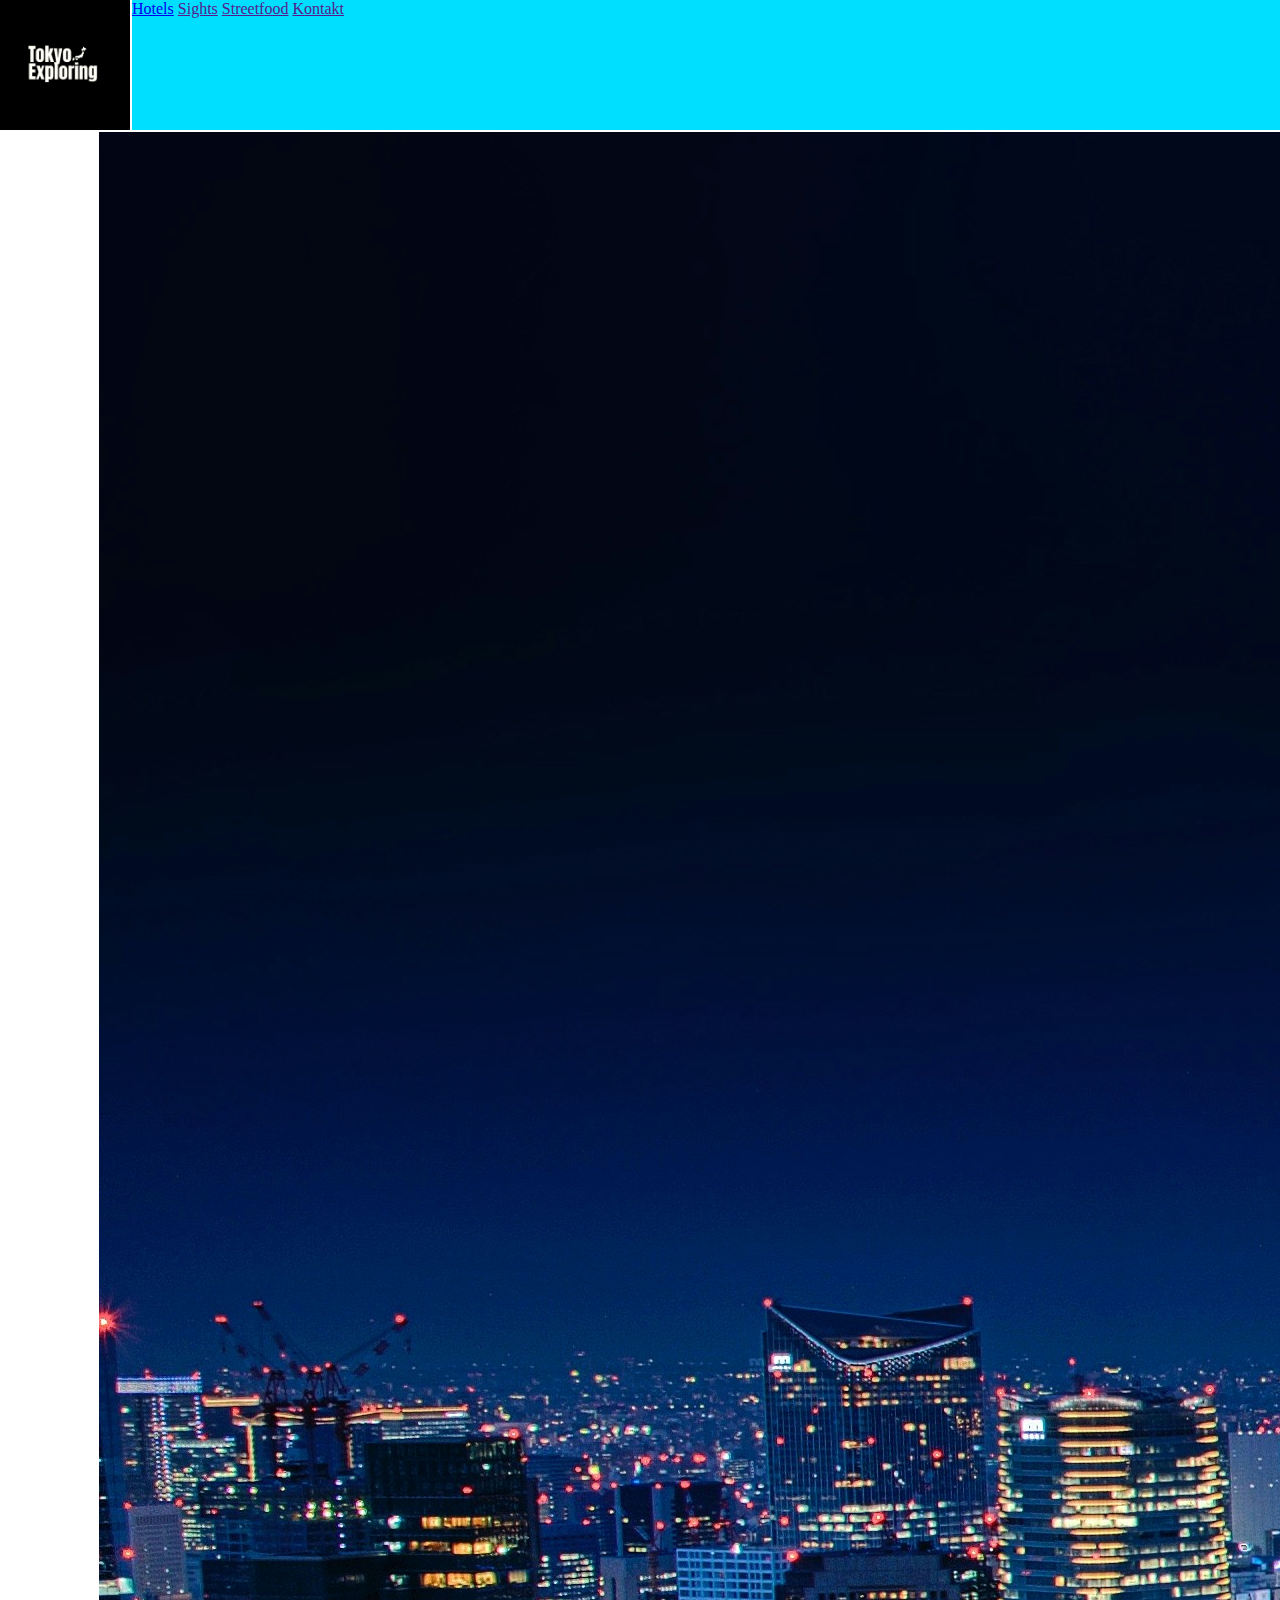
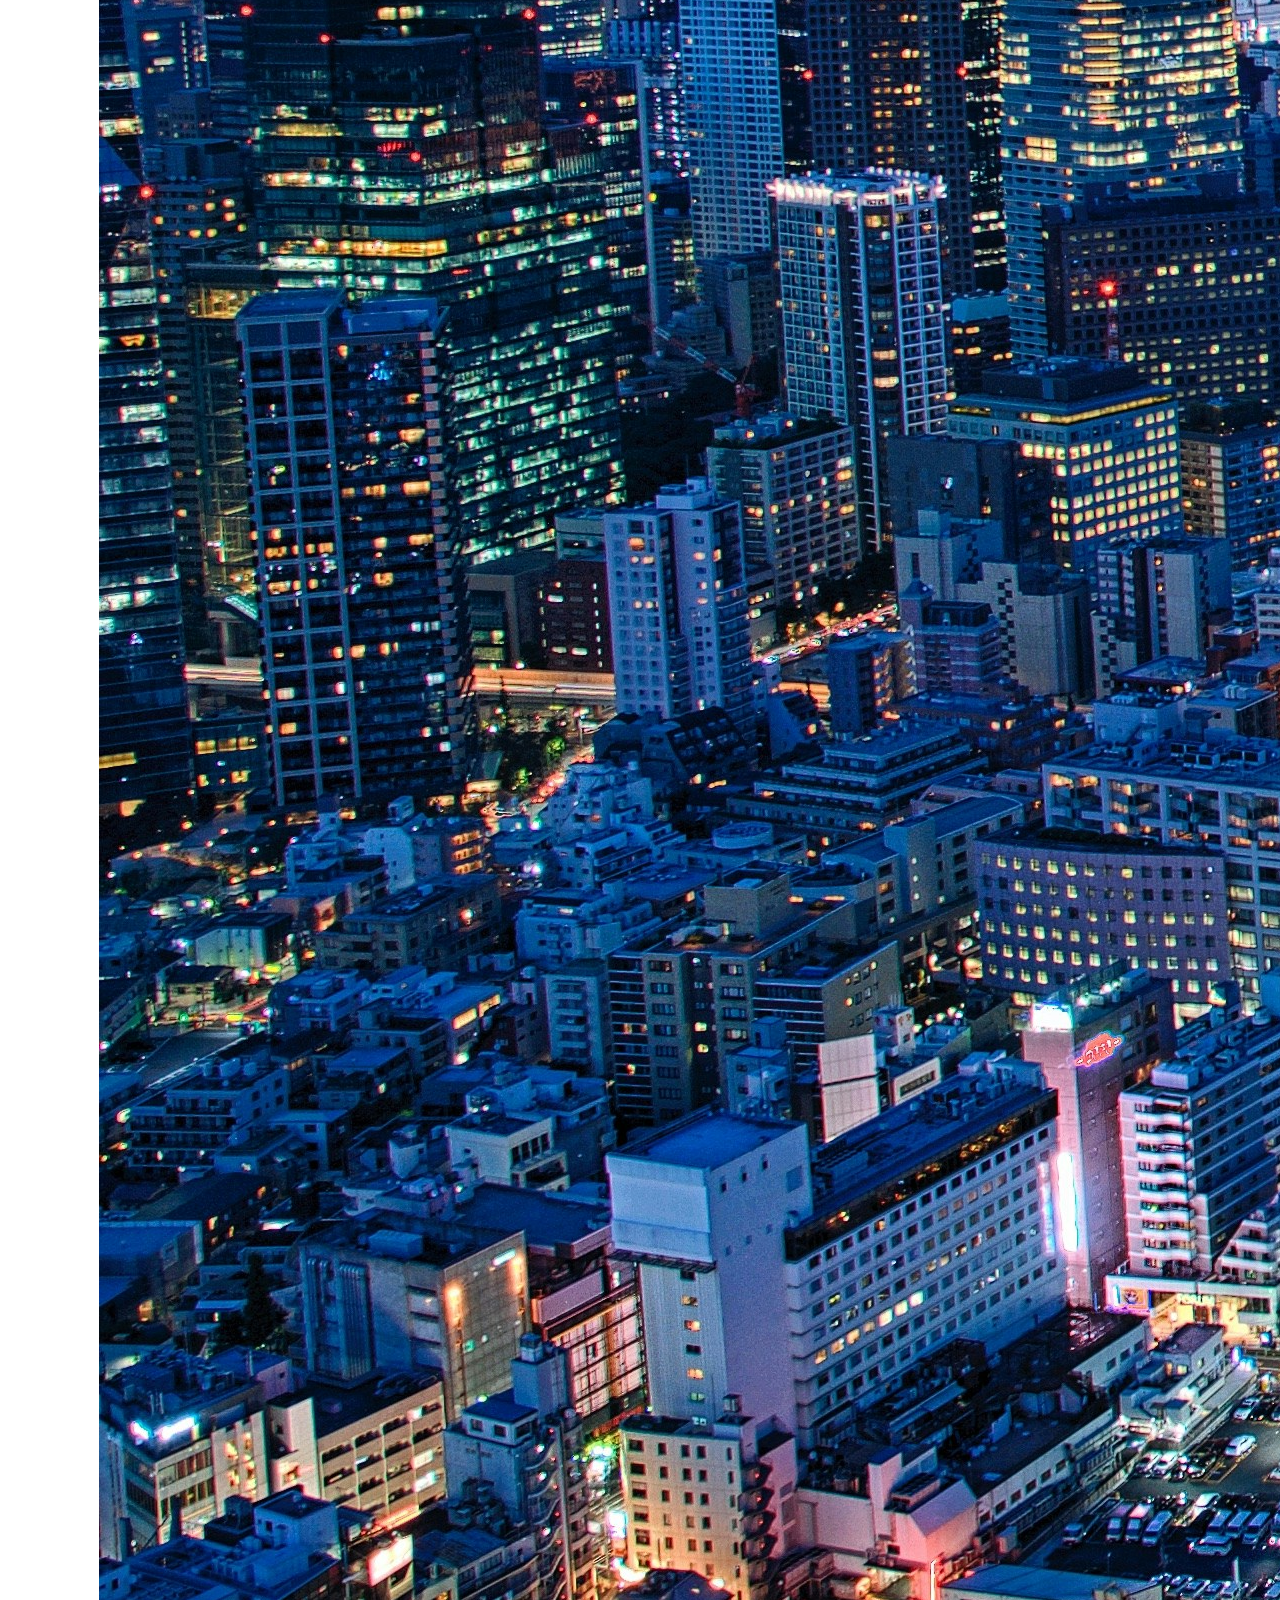
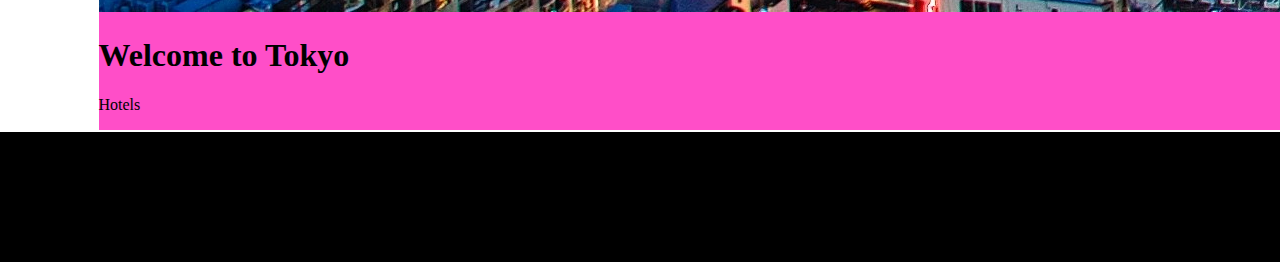
<file: index.html>
<!DOCTYPE html>
<html lang="de">
  <head>
    <meta charset="UTF-8" />
    <link rel="preconnect" href="https://fonts.googleapis.com" />
    <link rel="preconnect" href="https://fonts.gstatic.com/" crossorigin />
    <link
      href="https://fonts.googleapis.com/css2?family=Roboto+Condensed:ital,wght@0,100..900;1,100..900&display=swap"
      rel="stylesheet"
    />
    <meta name="viewport" content="width=device-width, initial-scale=1.0" />
    <link rel="stylesheet" href="styles.css" />
    <title>Tokyo Exploring</title>
  </head>
  <body>
    <div class="container">
      <header class="header">
        <img
          class="logo"
          src="Bilder/Tokyo Exploring_transparent-.png"
          alt="Logo_Tokyo-Exploring"
        />
      </header>
      <nav class="nav">
        <a class="navlink" href="#hotelsmenu">Hotels</a>
        <a class="navlink" href="">Sights</a>
        <a class="navlink" href="">Streetfood</a>
        <a class="navlink" href="">Kontakt</a>
      </nav>
      <main class="main">
        <div class="divStartBild">
          <img
            class="startbild"
            src="Bilder/takashi-miyazaki-64ajtpEzlYc-unsplash.jpg"
            alt="Bild_von_Tokio"
          />
          <div class="welcome"><h1>Welcome to Tokyo</h1></div>
        </div>
        <div id="hotelsmenu">
          <p>Hotels</p>
          <div class="hotelsmenu-inner"></div>
        </div>
        <div class=""></div>
      </main>
      <footer class="footer">Footer</footer>
    </div>
  </body>
</html>
</file>
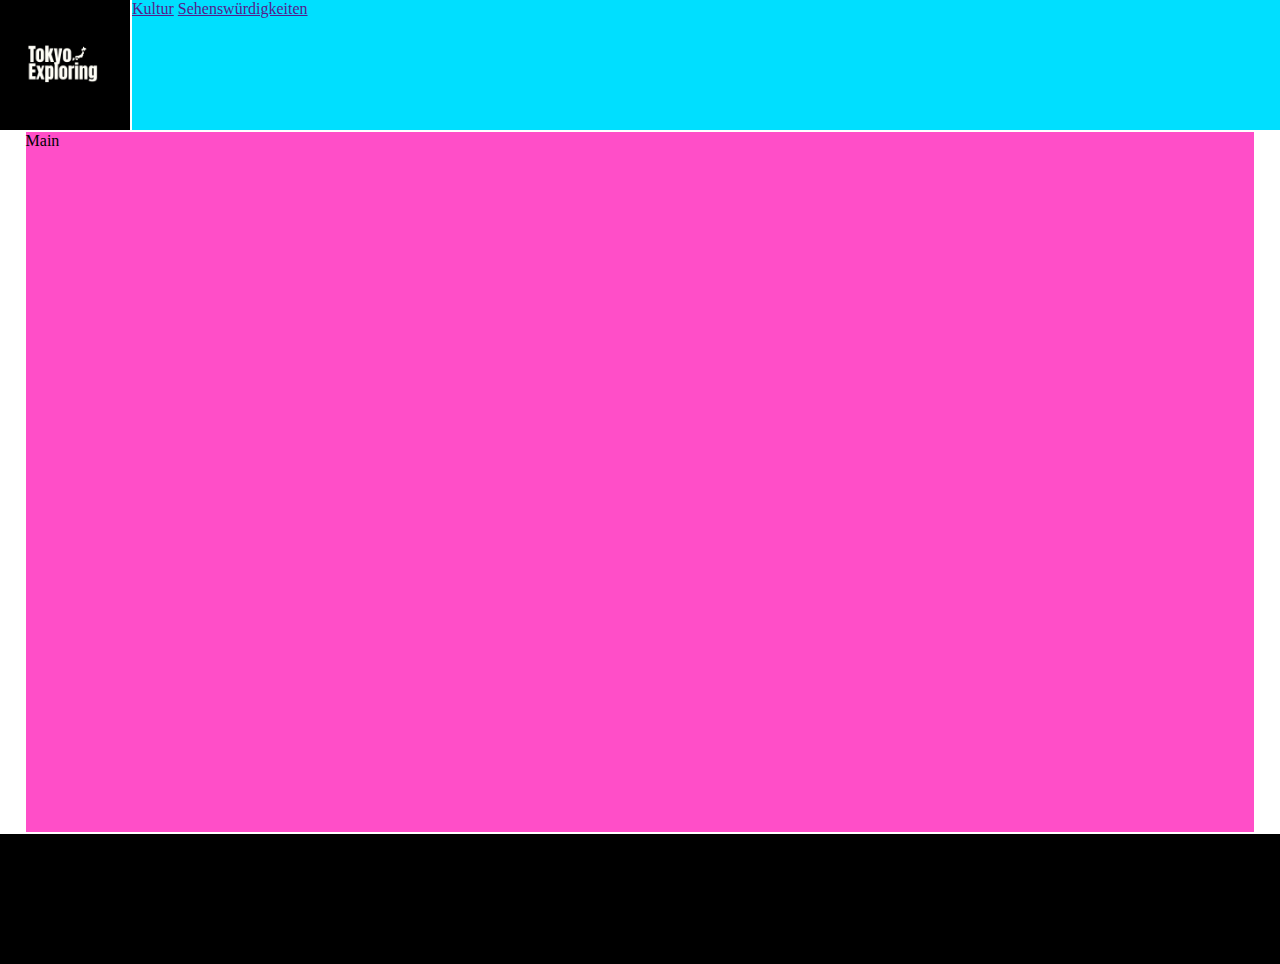
<file: Tokyo/HTML&CSS/index.html>
<!DOCTYPE html>
<html lang="de">
  <head>
    <meta charset="UTF-8" />
    <meta name="viewport" content="width=device-width, initial-scale=1.0" />
    <link rel="stylesheet" href="styles.css">
    <title>Tokyo Exploring</title>
  </head>
  <body>
    <div class="container">
      <header class="header">
        <img class="logo" src="../Bilder/Tokyo Exploring_transparent-.png" alt="Logo_Tokyo-Exploring">
      </header>
      <nav class="nav">
          <a href="">Kultur</a>
          <a href="">Sehenswürdigkeiten</a>
      </nav>
      <main class="main">Main</main>
      <footer class="footer">Footer</footer>
    </div>
  </body>
</html>
</file>
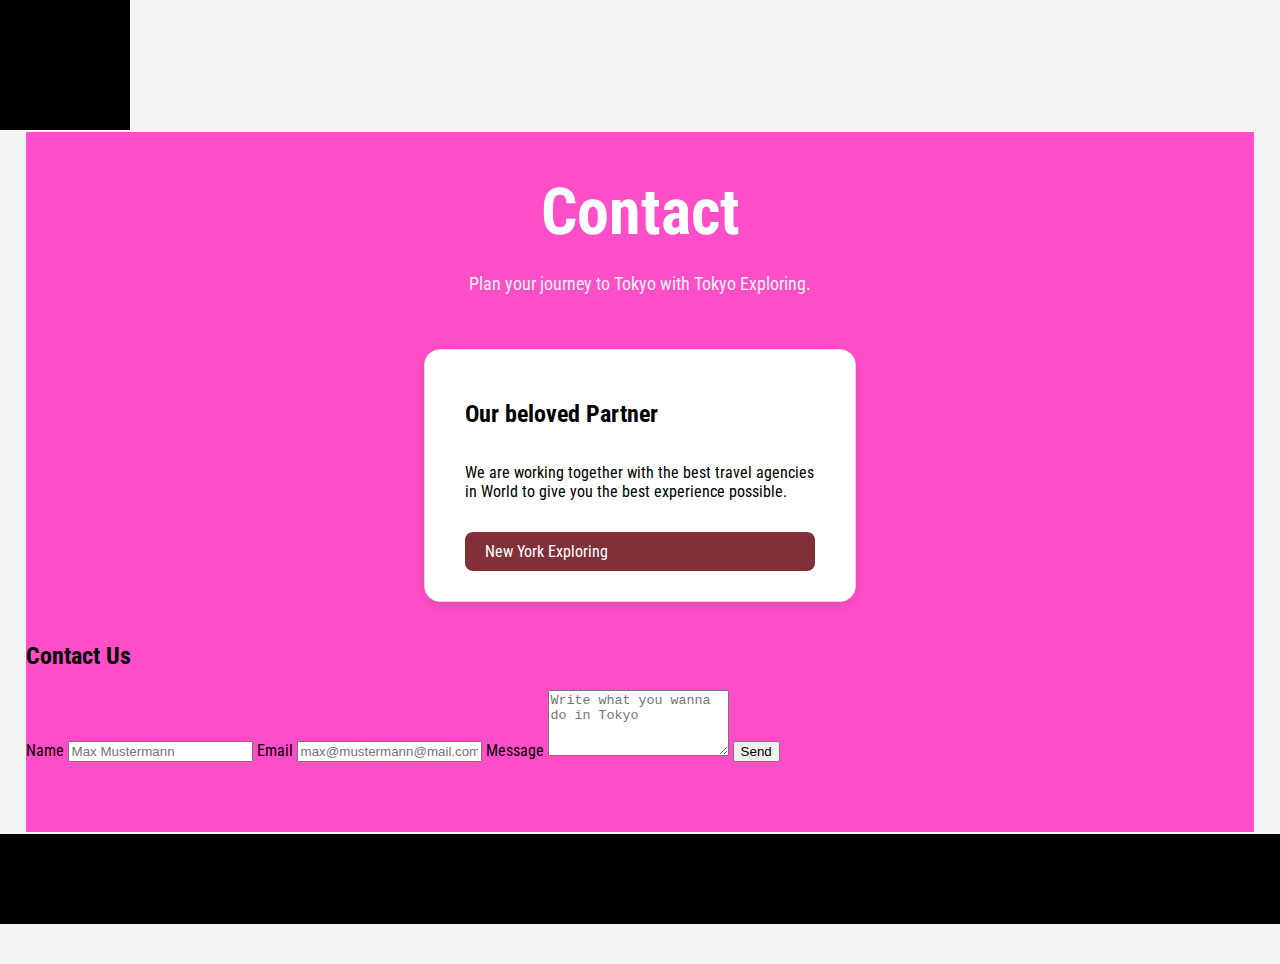
<file: contact.html>
<!DOCTYPE html>
<html lang="de">
  <head>
    <meta charset="UTF-8" />
    <meta name="viewport" content="width=device-width, initial-scale=1.0" />
    <link rel="stylesheet" href="styles.css" />
    <link rel="stylesheet" href="styleunterseiten.css" />
    <link rel="preconnect" href="https://fonts.googleapis.com" />
    <link rel="preconnect" href="https://fonts.gstatic.com" crossorigin />
    <link
      href="https://fonts.googleapis.com/css2?family=Roboto+Condensed:ital,wght@0,100..900;1,100..900&display=swap"
      rel="stylesheet"
    />
    <title>Contact</title>
  </head>
  <body>
    <div class="container">
      <header class="header"></header>
      <nav nav></nav>
      <main class="main">
        <h1 class="titelUnterseite">Contact</h1>
        <p class="beschreibungSeite"> Plan your journey to Tokyo with Tokyo Exploring.</p>
                <div class="articles-container ">  

          <article class="article contactus ">
            <h2>Our beloved Partner</h2>
            <p>We are working together with the best travel agencies in World to give you the best experience possible.</p>
            <a class="btn" href="">New York Exploring</a>
          </article>

        </div>   
        <div class="contact-container">
          <article class="contact-article">
            <h2>Contact Us</h2>
            <form class="contact-form" action="#" method="post">
              <label for="name">Name</label>
              <input placeholder="Max Mustermann" type="text" id="name" name="name" required />

              <label for="email">Email</label>
              <input placeholder="max@mustermann@mail.com" type="email" id="email" name="email" required />

              <label for="message">Message</label>
              <textarea placeholder="Write what you wanna do in Tokyo" id="message" name="message" rows="4" required></textarea>

              <button type="submit">Send</button>
            </form>
          </article>
        </div> 
      </main>
      <footer class="footer">Footer</footer>
    </div>
  </body>
</html>
</file>
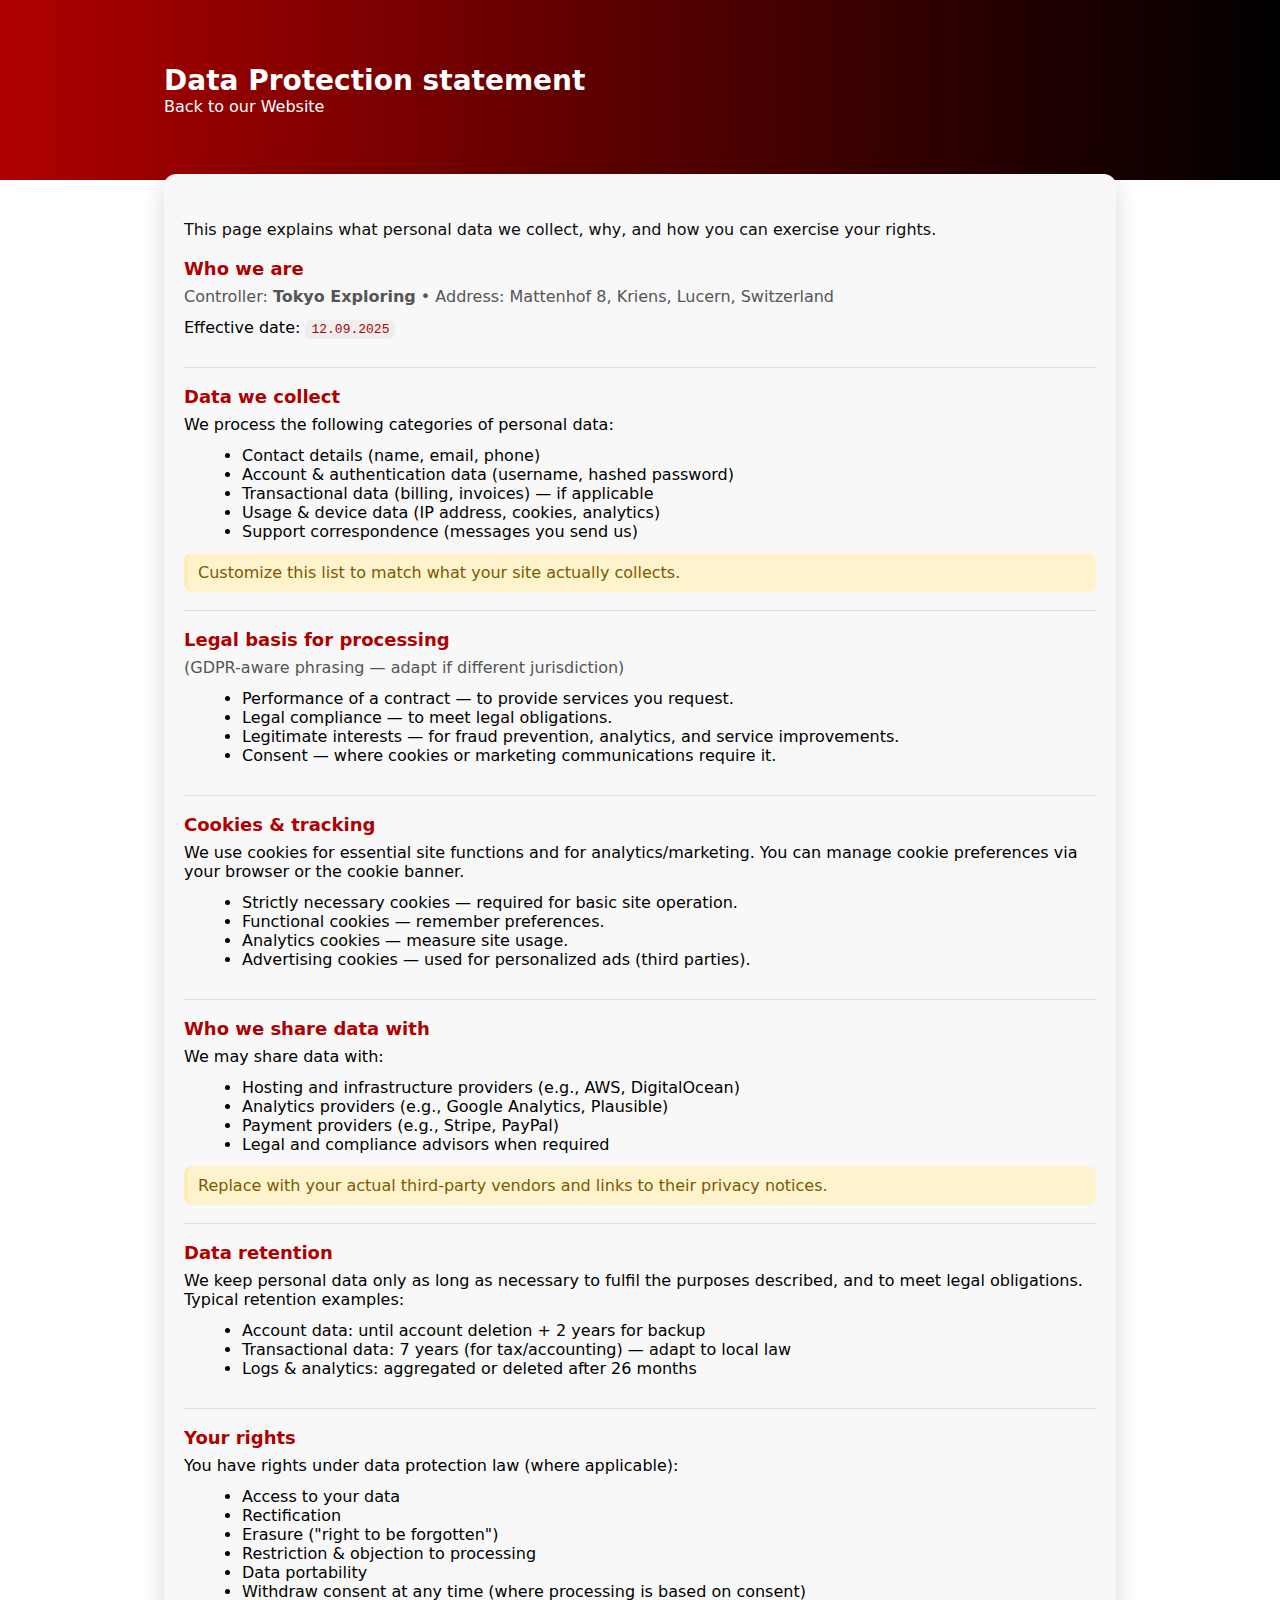
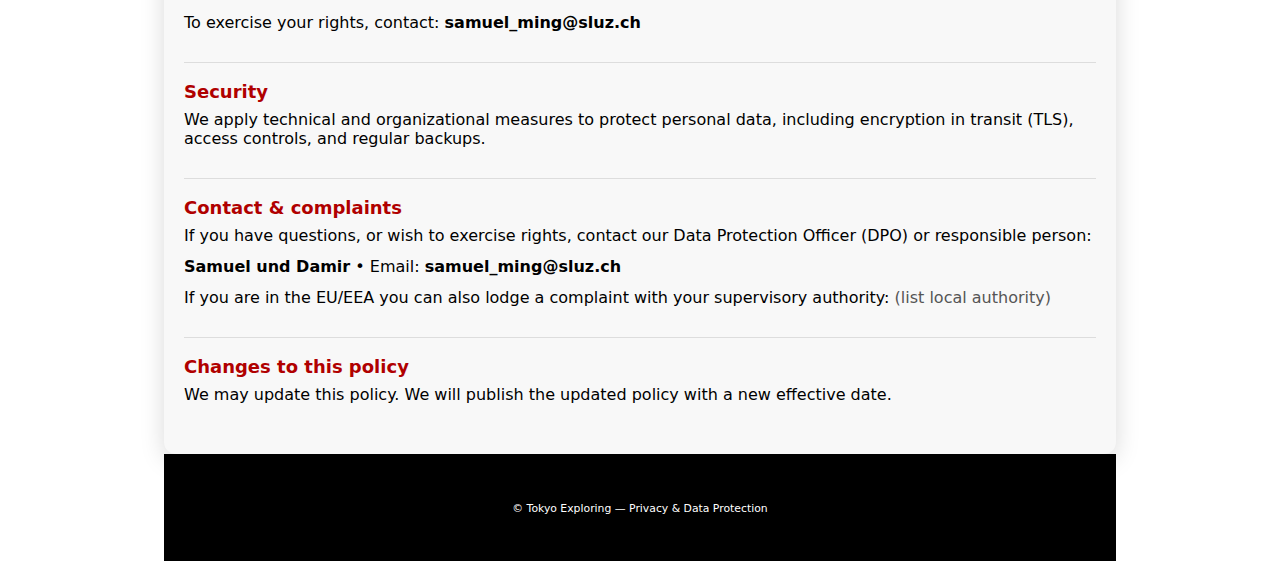
<file: dataprotectionstatement.html>
<!doctype html>
<html lang="en">
<head>
  <meta charset="utf-8" />
  <meta name="viewport" content="width=device-width,initial-scale=1" />
  <title>Privacy & Data Protection — {{COMPANY_NAME}}</title>
  <style>
    :root{
      --accent:#b00000; /* deep red */
      --bg:#ffffff; /* white background for contrast */
      --card:#f8f8f8; /* light gray cards */
      --muted:#555555; /* muted black/gray */
    }
    *{box-sizing:border-box}
    body{font-family:Inter,ui-sans-serif,system-ui,-apple-system,"Segoe UI",Roboto,'Helvetica Neue',Arial; margin:0;background:var(--bg);color:#000}
    header{background:linear-gradient(90deg,var(--accent),#000);color:#fff;padding:40px 20px}
    .container{max-width:1000px;margin:0 auto;padding:24px}
    h1{margin:0;font-size:28px}
    p.lead{margin:8px 0 0;opacity:.95}
    .card{background:var(--card);border-radius:12px;padding:20px;margin-top:-30px;box-shadow:0 6px 24px rgba(0,0,0,.15)}
    section{padding:18px 0;border-bottom:1px solid #ddd}
    section:last-of-type{border-bottom:0}
    h2{font-size:18px;margin:0 0 8px;color:var(--accent)}
    p{margin:0 0 12px;color:#000}
    .muted{color:var(--muted)}
    ul{margin:0 0 12px 18px}
    code{background:#eee;padding:2px 6px;border-radius:6px;font-size:13px;color:#b00000}
    .placeholder{background:#fff3cd;border-left:4px solid #ffecb5;padding:10px;border-radius:8px;color:#7a5a00}
    .actions{display:flex;gap:10px;flex-wrap:wrap}
    .btn{display:inline-block;padding:10px 14px;border-radius:10px;text-decoration:none;font-weight:600}
    .btn.primary{background:var(--accent);color:#fff}
    .btn.ghost{background:transparent;border:1px solid #b00000;color:#b00000}
    footer{padding:22px 0;color:var(--muted);font-size:13px;text-align:center;background:#000;color:#fff}
    @media (max-width:700px){header{padding:28px 12px} .container{padding:12px}}
  </style>
</head>
<body>
  <header>
    <div class="container">
      <h1>Data Protection statement</h1>
      <a style="color: white; text-decoration: none;"  href="index.html">Back to our Website</a>
    </div>
  </header>

  <main class="container">
    <div class="card">

      <section id="intro">
        <p class="lead">This page explains what personal data we collect, why, and how you can exercise your rights.</p>
        <br>
        <h2>Who we are</h2>
        <p class="muted">Controller: <strong>Tokyo Exploring</strong> • Address: Mattenhof 8, Kriens, Lucern, Switzerland</p>
        <p>Effective date: <code>12.09.2025</code></p>
      </section>

      <section id="data-we-collect">
        <h2>Data we collect</h2>
        <p>We process the following categories of personal data:</p>
        <ul>
          <li>Contact details (name, email, phone)</li>
          <li>Account & authentication data (username, hashed password)</li>
          <li>Transactional data (billing, invoices) — if applicable</li>
          <li>Usage & device data (IP address, cookies, analytics)</li>
          <li>Support correspondence (messages you send us)</li>
        </ul>
        <div class="placeholder">Customize this list to match what your site actually collects.</div>
      </section>

      <section id="legal-basis">
        <h2>Legal basis for processing</h2>
        <p class="muted">(GDPR-aware phrasing — adapt if different jurisdiction)</p>
        <ul>
          <li>Performance of a contract — to provide services you request.</li>
          <li>Legal compliance — to meet legal obligations.</li>
          <li>Legitimate interests — for fraud prevention, analytics, and service improvements.</li>
          <li>Consent — where cookies or marketing communications require it.</li>
        </ul>
      </section>

      <section id="cookies">
        <h2>Cookies & tracking</h2>
        <p>We use cookies for essential site functions and for analytics/marketing. You can manage cookie preferences via your browser or the cookie banner.</p>
        <ul>
          <li>Strictly necessary cookies — required for basic site operation.</li>
          <li>Functional cookies — remember preferences.</li>
          <li>Analytics cookies — measure site usage.</li>
          <li>Advertising cookies — used for personalized ads (third parties).</li>
        </ul>
      </section>

      <section id="sharing">
        <h2>Who we share data with</h2>
        <p>We may share data with:</p>
        <ul>
          <li>Hosting and infrastructure providers (e.g., AWS, DigitalOcean)</li>
          <li>Analytics providers (e.g., Google Analytics, Plausible)</li>
          <li>Payment providers (e.g., Stripe, PayPal)</li>
          <li>Legal and compliance advisors when required</li>
        </ul>
        <div class="placeholder">Replace with your actual third-party vendors and links to their privacy notices.</div>
      </section>

      <section id="retention">
        <h2>Data retention</h2>
        <p>We keep personal data only as long as necessary to fulfil the purposes described, and to meet legal obligations. Typical retention examples:</p>
        <ul>
          <li>Account data: until account deletion + 2 years for backup</li>
          <li>Transactional data: 7 years (for tax/accounting) — adapt to local law</li>
          <li>Logs & analytics: aggregated or deleted after 26 months</li>
        </ul>
      </section>

      <section id="rights">
        <h2>Your rights</h2>
        <p>You have rights under data protection law (where applicable):</p>
        <ul>
          <li>Access to your data</li>
          <li>Rectification</li>
          <li>Erasure ("right to be forgotten")</li>
          <li>Restriction & objection to processing</li>
          <li>Data portability</li>
          <li>Withdraw consent at any time (where processing is based on consent)</li>
        </ul>
        <p>To exercise your rights, contact: <strong>samuel_ming@sluz.ch</strong></p>
      </section>

      <section id="security">
        <h2>Security</h2>
        <p>We apply technical and organizational measures to protect personal data, including encryption in transit (TLS), access controls, and regular backups.</p>
      </section>

      <section id="contact">
        <h2>Contact & complaints</h2>
        <p>If you have questions, or wish to exercise rights, contact our Data Protection Officer (DPO) or responsible person:</p>
        <p><strong>Samuel und Damir</strong> • Email: <strong>samuel_ming@sluz.ch</strong></p>
        <p>If you are in the EU/EEA you can also lodge a complaint with your supervisory authority: <span class="muted">(list local authority)</span></p>
      </section>

      <section id="changes">
        <h2>Changes to this policy</h2>
        <p>We may update this policy. We will publish the updated policy with a new effective date.</p>
      </section>
    </div>

    <footer>
      <div class="container">
        <small>&copy; Tokyo Exploring — Privacy & Data Protection</small>
      </div>
    </footer>
  </main>
</body>
</html>
</file>
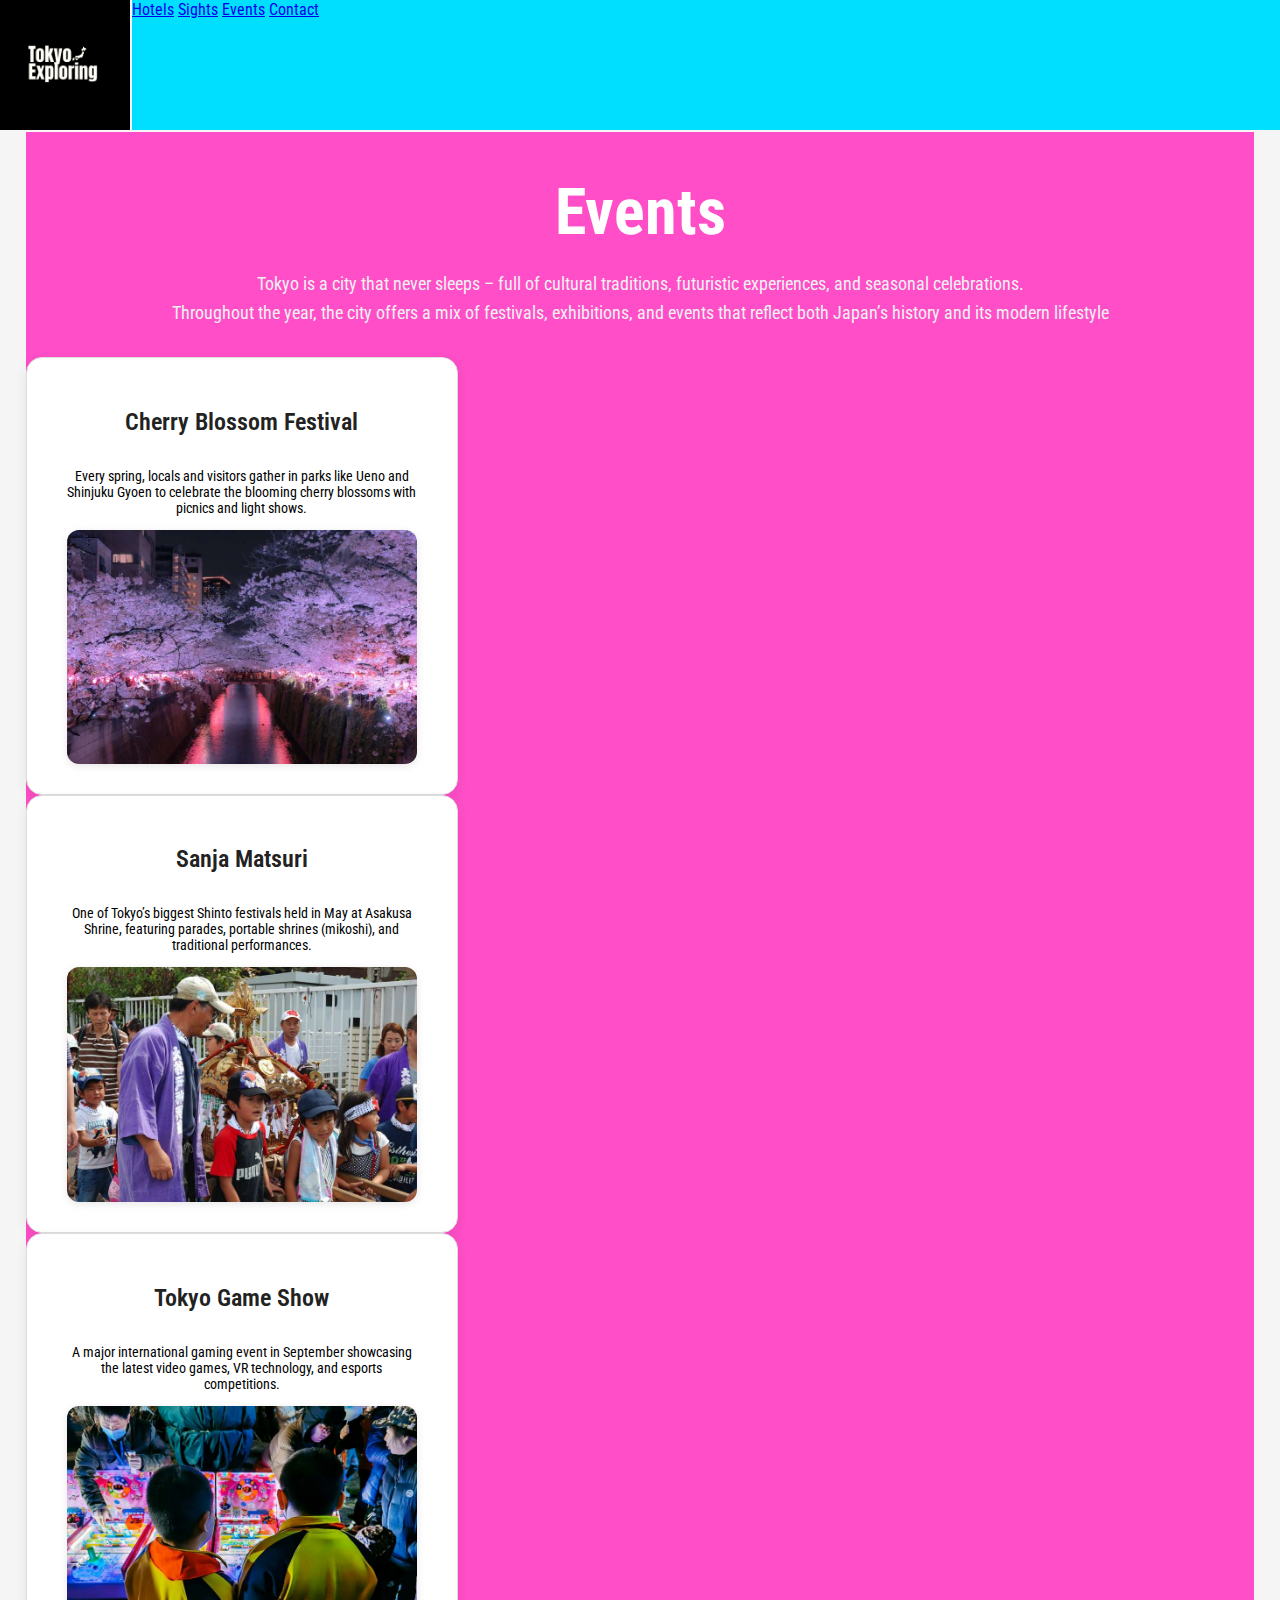
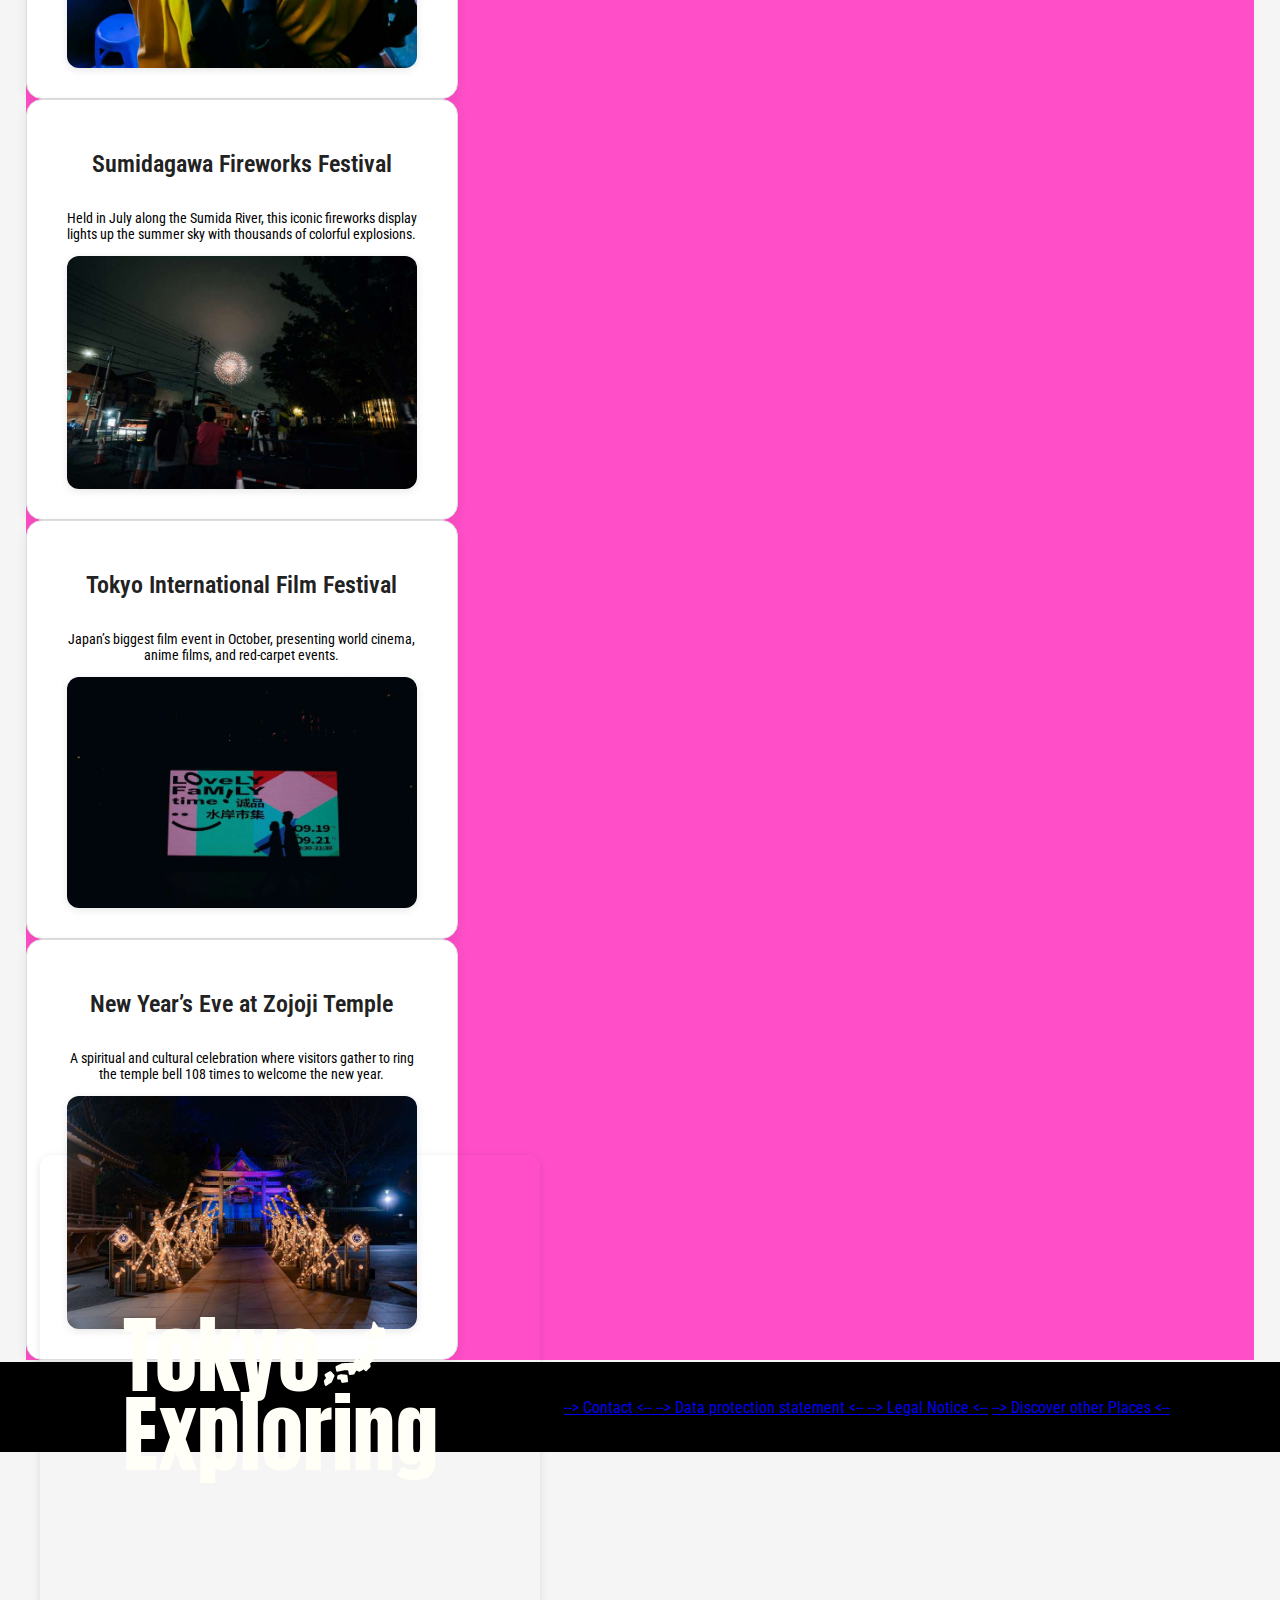
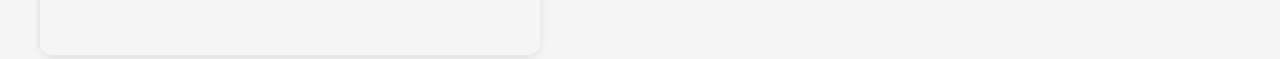
<file: events.html>
<!DOCTYPE html>
<html lang="de">
  <head>
    <meta charset="UTF-8" />
    <meta name="viewport" content="width=device-width, initial-scale=1.0" />
    <link rel="stylesheet" href="styles.css" />
    <link rel="stylesheet" href="styleunterseiten.css" />
    <link rel="preconnect" href="https://fonts.googleapis.com" />
    <link rel="preconnect" href="https://fonts.gstatic.com" crossorigin />
    <link
      href="https://fonts.googleapis.com/css2?family=Roboto+Condensed:ital,wght@0,100..900;1,100..900&display=swap"
      rel="stylesheet"
    />
    <title>Sights</title>
  </head>
  <body>
    <div class="container">
      <header class="header">
        <a href="index.html"><img
          class="logo"
          src="Bilder/Tokyo Exploring_transparent-.png"
          alt="Logo_Tokyo-Exploring"
        /> </a>
      </header>
      <nav class="nav">
        <a class="navlink" href="index.html#hotelsmenu">Hotels</a>
        <a class="navlink" href="index.html#sightsmenu">Sights</a>
        <a class="navlink" href="events.html">Events</a>
        <a class="navlink" href="#footerkontakt">Contact</a>
      </nav>
      <nav nav></nav>
      <main class="main">
        <h1 class="titelUnterseite">Events</h1>
        <p class="beschreibungSeite">
          Tokyo is a city that never sleeps – full of cultural traditions, futuristic experiences, and seasonal celebrations. <br>
          Throughout the year, the city offers a mix of festivals, exhibitions, and events that reflect both Japan’s history and its modern lifestyle      
        </p>

        <div class="articles-container-events">
          <article class="article event">
            <h2 class="titelArtikel">Cherry Blossom Festival</h2>
            <p class="beschreibungBild">Every spring, locals and visitors gather in parks like Ueno 
                and Shinjuku Gyoen to celebrate the blooming cherry blossoms with picnics and light shows.</p>
            <img src="Bilder/NewYearEveShort.jpg" alt="Picture of Cherry Blossom Festival"/>
          </article>

          <article class="article event">
            <h2 class="titelArtikel">Sanja Matsuri</h2>
            <p class="beschreibungBild">One of Tokyo’s biggest Shinto festivals held in May at Asakusa Shrine, featuring parades,
                 portable shrines (mikoshi), and traditional performances.</p>
            <img src="Bilder/SanjaMaturiEventShort.jpg" alt="Picture of Sanja Matsuri"/>
          </article>

          <article class="article event">
            <h2 class="titelArtikel">Tokyo Game Show</h2>
            <p class="beschreibungBild">A major international gaming event in September showcasing 
                the latest video games, VR technology, and esports competitions.</p>
            <img src="Bilder/TokyoGameShowshort.jpg" alt="Picture of Tokyo Game Show"/>
          </article>

          <article class="article event">
            <h2 class="titelArtikel">Sumidagawa Fireworks Festival</h2>
            <p class="beschreibungBild">Held in July along the Sumida River, this iconic fireworks 
                display lights up the summer sky with thousands of colorful explosions.</p>
            <img src="Bilder/FireworksFestivalshort.jpg" alt="Picture of Sumidagawa Fireworks Festival"/>
          </article>

          <article class="article event">
            <h2 class="titelArtikel">Tokyo International Film Festival</h2>
            <p class="beschreibungBild">Japan’s biggest film event in October, presenting world cinema, anime films, and red-carpet events.</p>
            <img src="Bilder/FilmFestivalshort.jpg" alt="Picture of Tokyo International Film Festival"/>
          </article>

          <article class="article event">
            <h2 class="titelArtikel">New Year’s Eve at Zojoji Temple</h2>
            <p class="beschreibungBild">A spiritual and cultural celebration where visitors gather to ring the temple bell 108 times to welcome the new year.</p>
            <img src="Bilder/CherryBlossomEventshort.jpg" alt="Picture of New Year’s Eve at Zojoji Temple"/>
          </article>
        </div>
      </main>
      <footer class="footer">
        <a href="index.html"> <img
          class="logofooter"
          src="Bilder/Tokyo Exploring_transparent-.png"
          alt="Logo_Tokyo-Exploring"
        /> </a>
        <div id="footerkontakt">
          <div class="footerkontakt-inner">
            <a id="contactfooter" href="contact.html"> --> Contact <-- </a>
            <a id="dataprotection" href="dataprotectionstatement.html"> --> Data protection statement <-- </a>
            <a id="impressum" href="imprint.html">--> Legal Notice <--</a>
            <a id="otherPlaces" href="https://blj-ict-bz.ch/2025/html/New_York_Explorers/">--> Discover other Places <--</a>
          </div>
        </div>
      </footer>
    </div>
  </body>
</html>
</file>
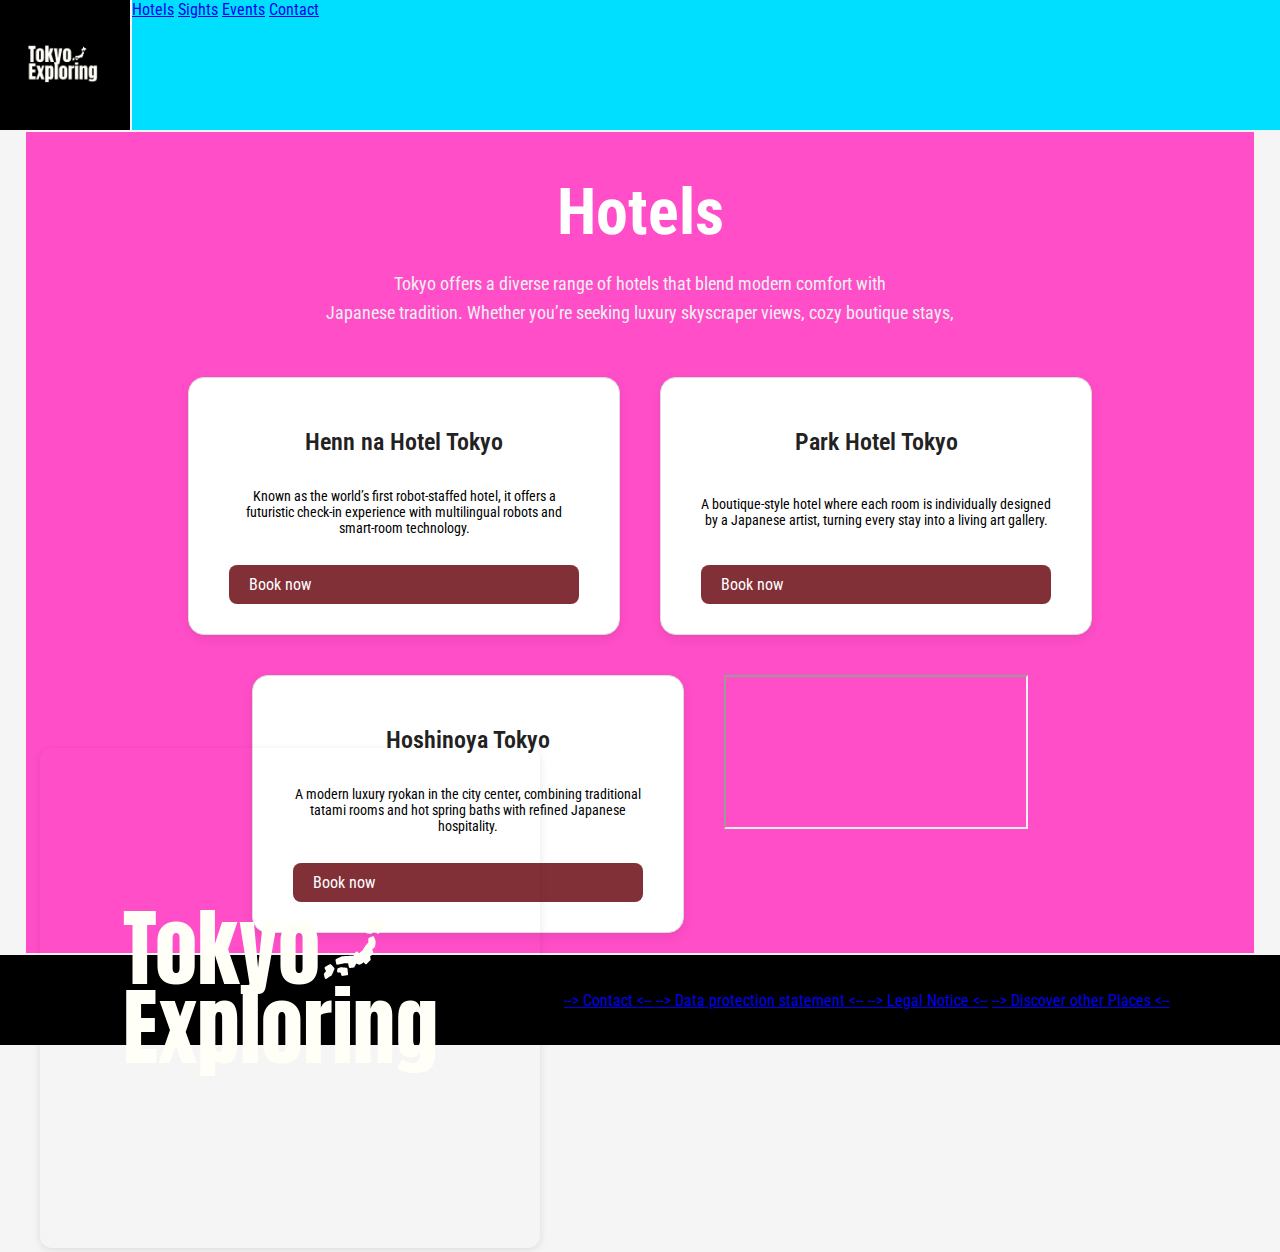
<file: hotels.html>
<!DOCTYPE html>
<html lang="de">
  <head>
    <meta charset="UTF-8" />
    <meta name="viewport" content="width=device-width, initial-scale=1.0" />
    <link rel="stylesheet" href="styles.css" />
    <link rel="stylesheet" href="styleunterseiten.css" />
    <link rel="preconnect" href="https://fonts.googleapis.com" />
    <link rel="preconnect" href="https://fonts.gstatic.com" crossorigin />
    <link
      href="https://fonts.googleapis.com/css2?family=Roboto+Condensed:ital,wght@0,100..900;1,100..900&display=swap"
      rel="stylesheet"
    />
    <title>Sights</title>
  </head>
  <body>
    <div class="container">
      <header class="header">
        <a href="index.html"><img
          class="logo"
          src="Bilder/Tokyo Exploring_transparent-.png"
          alt="Logo_Tokyo-Exploring"
        /> </a>
      </header>
      <nav class="nav">
        <a class="navlink" href="hotels.html">Hotels</a>
        <a class="navlink" href="index.html#sightsmenu">Sights</a>
        <a class="navlink" href="index.html#streetfoodmenu">Events</a>
        <a class="navlink" href="#footerkontakt">Contact</a>
      </nav>
      <nav nav></nav>
      <main class="main">
        <h1 class="titelUnterseite">Hotels</h1>
        <p class="beschreibungSeite">
          Tokyo offers a diverse range of hotels that blend modern comfort with   <br />
          Japanese tradition.
          Whether you’re seeking luxury skyscraper views, cozy boutique stays,
        </p>
        <div class="articles-container">
          <article class="article">
            <h2 class="titelArtikel">Henn na Hotel Tokyo</h2>
            <p class="beschreibungBild">
              Known as the world’s first robot-staffed hotel, it offers a
              futuristic check-in experience with multilingual robots and
              smart-room technology.
            </p>
            <a class="btn" href="https://group.hennnahotel.com/" target="_blank"
              >Book now</a
            >
          </article>

          <article class="article">
            <h2 class="titelArtikel">Park Hotel Tokyo</h2>
            <p class="beschreibungBild">
              A boutique-style hotel where each room is individually designed by
              a Japanese artist, turning every stay into a living art gallery.
            </p>
            <a class="btn" href="https://parkhoteltokyo.com/" target="_blank"
              >Book now</a
            >
          </article>

          <article class="article">
            <h2 class="titelArtikel">Hoshinoya Tokyo</h2>
            <p class="beschreibungBild">
              A modern luxury ryokan in the city center, combining traditional
              tatami rooms and hot spring baths with refined Japanese
              hospitality.
            </p>
            <a class="btn" href="https://hoshinoresorts.com/en/hotels/hoshinoyatokyo/" target="_blank"
              >Book now</a
            >
          </article>

          <article class="frameBoxmap">
            <iframe
              src="https://api.mapbox.com/styles/v1/samuel023/cmffapanx005p01r9gbr3htf3.html?title=false&access_token=pk.eyJ1Ijoic2FtdWVsMDIzIiwiYSI6ImNtZmY3emR4ZzBiN2QybXBiZXB2YTlvd2EifQ.4qejFxoKpQAzb2Rv6_hG3A&zoomwheel=false#10.88/35.6606/139.6714"
            ></iframe>
          </article>
          
        </div>
      </main>
      <footer class="footer">
        <a href="index.html"> <img
          class="logofooter"
          src="Bilder/Tokyo Exploring_transparent-.png"
          alt="Logo_Tokyo-Exploring"
        /> </a>
        <div id="footerkontakt">
          <div class="footerkontakt-inner">
            <a id="contactfooter" href="contact.html"> --> Contact <-- </a>
            <a id="dataprotection" href="dataprotectionstatement.html"> --> Data protection statement <-- </a>
            <a id="impressum" href="imprint.html">--> Legal Notice <--</a>
            <a id="otherPlaces" href="https://blj-ict-bz.ch/2025/html/New_York_Explorers/">--> Discover other Places <--</a>
          </div>
        </div>
      </footer>
    </div>
  </body>
</html>
</file>
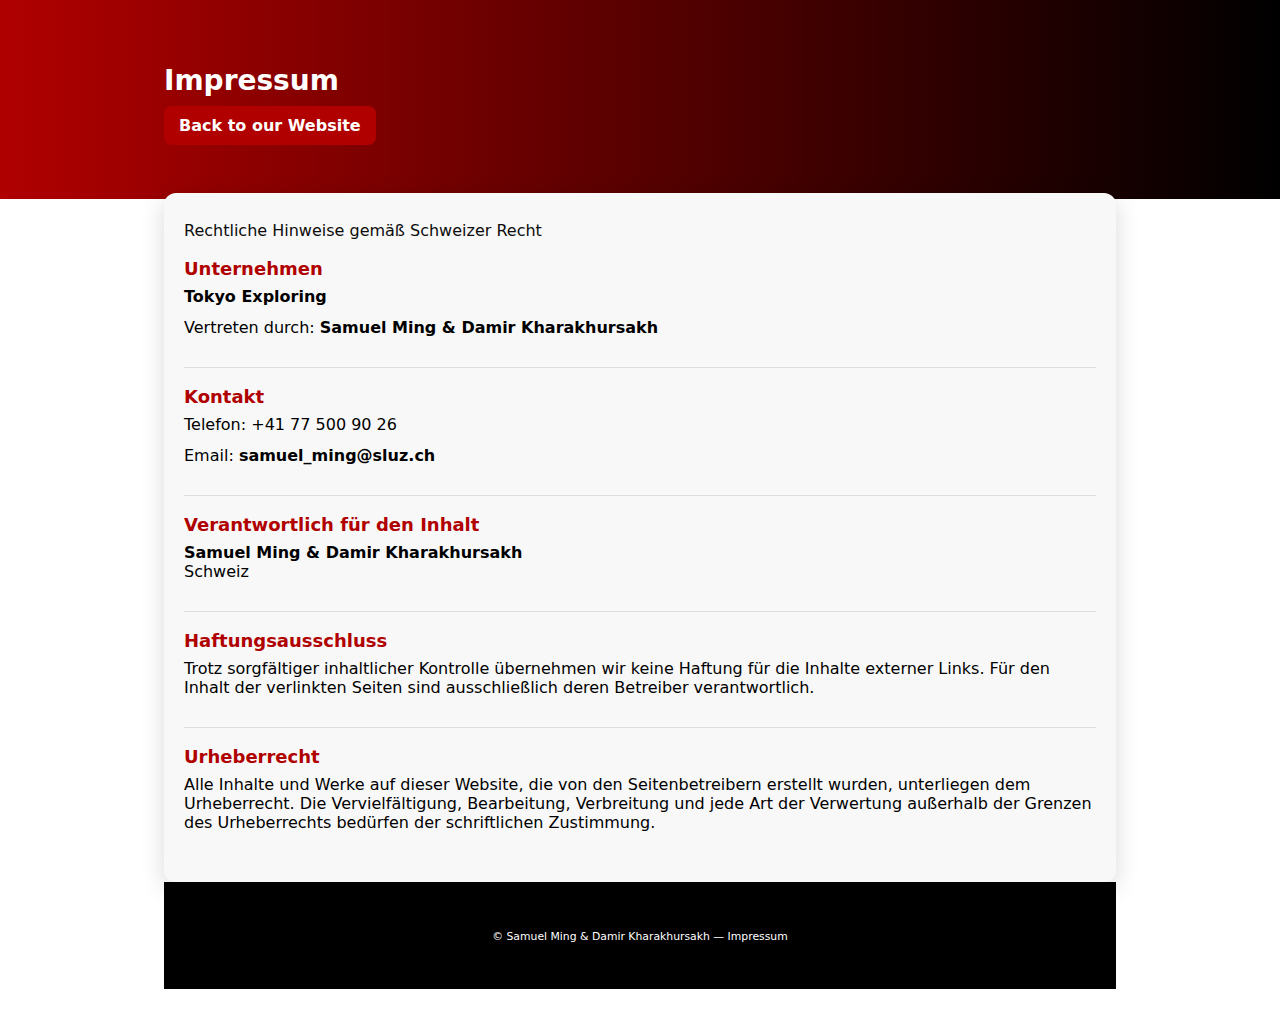
<file: imprint.html>
<!doctype html>
<html lang="de">
<head>
  <meta charset="utf-8" />
  <meta name="viewport" content="width=device-width,initial-scale=1" />
  <title>Impressum — Samuel Ming & Damir Kharakhursakh</title>
  <style>
    :root{
      --accent:#b00000;
      --bg:#ffffff;
      --card:#f8f8f8;
      --muted:#555555;
    }
    *{box-sizing:border-box}
    body{font-family:Inter,ui-sans-serif,system-ui,-apple-system,"Segoe UI",Roboto,'Helvetica Neue',Arial; margin:0;background:var(--bg);color:#000}
    header{background:linear-gradient(90deg,var(--accent),#000);color:#fff;padding:40px 20px}
    .container{max-width:1000px;margin:0 auto;padding:24px}
    h1{margin:0;font-size:28px}
    p.lead{margin:8px 0 0;opacity:.95}
    .card{background:var(--card);border-radius:12px;padding:20px;margin-top:-30px;box-shadow:0 6px 24px rgba(0,0,0,.15)}
    section{padding:18px 0;border-bottom:1px solid #ddd}
    section:last-of-type{border-bottom:0}
    h2{font-size:18px;margin:0 0 8px;color:var(--accent)}
    p{margin:0 0 12px;color:#000}
    .muted{color:var(--muted)}
    ul{margin:0 0 12px 18px}
    footer{padding:22px 0;color:var(--muted);font-size:13px;text-align:center;background:#000;color:#fff}
    @media (max-width:700px){header{padding:28px 12px} .container{padding:12px}}
  </style>
</head>
<body>
  <header>
    <div class="container">
      <h1>Impressum</h1>
      <br>
      <a style="color: white; text-decoration:none; 
        border: #ffffff; padding: 10px 15px; border-radius: 8px;
        background-color: #b00000; font-weight: bold;   font-size: 16px;
        cursor: pointer;
        transition: background-color 0.3s ease;" 

       href="index.html">Back to our Website</a>
    </div>
  </header>

  <main class="container">
    <div class="card">
        <p class="lead">Rechtliche Hinweise gemäß Schweizer Recht</p>
      <section id="company">
        <h2>Unternehmen</h2>
        <p><strong>Tokyo Exploring</strong></p>
        <p>Vertreten durch: <strong>Samuel Ming & Damir Kharakhursakh</strong></p>
      </section>

      <section id="contact">
        <h2>Kontakt</h2>
        <p>Telefon: +41 77 500 90 26</p>
        <p>Email: <strong>samuel_ming@sluz.ch</strong></p>
      </section>

      <section id="responsible">
        <h2>Verantwortlich für den Inhalt</h2>
        <p><strong>Samuel Ming & Damir Kharakhursakh</strong><br>Schweiz</p>
      </section>

      <section id="liability">
        <h2>Haftungsausschluss</h2>
        <p>Trotz sorgfältiger inhaltlicher Kontrolle übernehmen wir keine Haftung für die Inhalte externer Links. Für den Inhalt der verlinkten Seiten sind ausschließlich deren Betreiber verantwortlich.</p>
      </section>

      <section id="copyright">
        <h2>Urheberrecht</h2>
        <p>Alle Inhalte und Werke auf dieser Website, die von den Seitenbetreibern erstellt wurden, unterliegen dem Urheberrecht. Die Vervielfältigung, Bearbeitung, Verbreitung und jede Art der Verwertung außerhalb der Grenzen des Urheberrechts bedürfen der schriftlichen Zustimmung.</p>
      </section>

    </div>

    <footer>
      <div class="container">
        <small>&copy; Samuel Ming & Damir Kharakhursakh — Impressum</small>
      </div>
    </footer>
  </main>
</body>
</html>
</file>
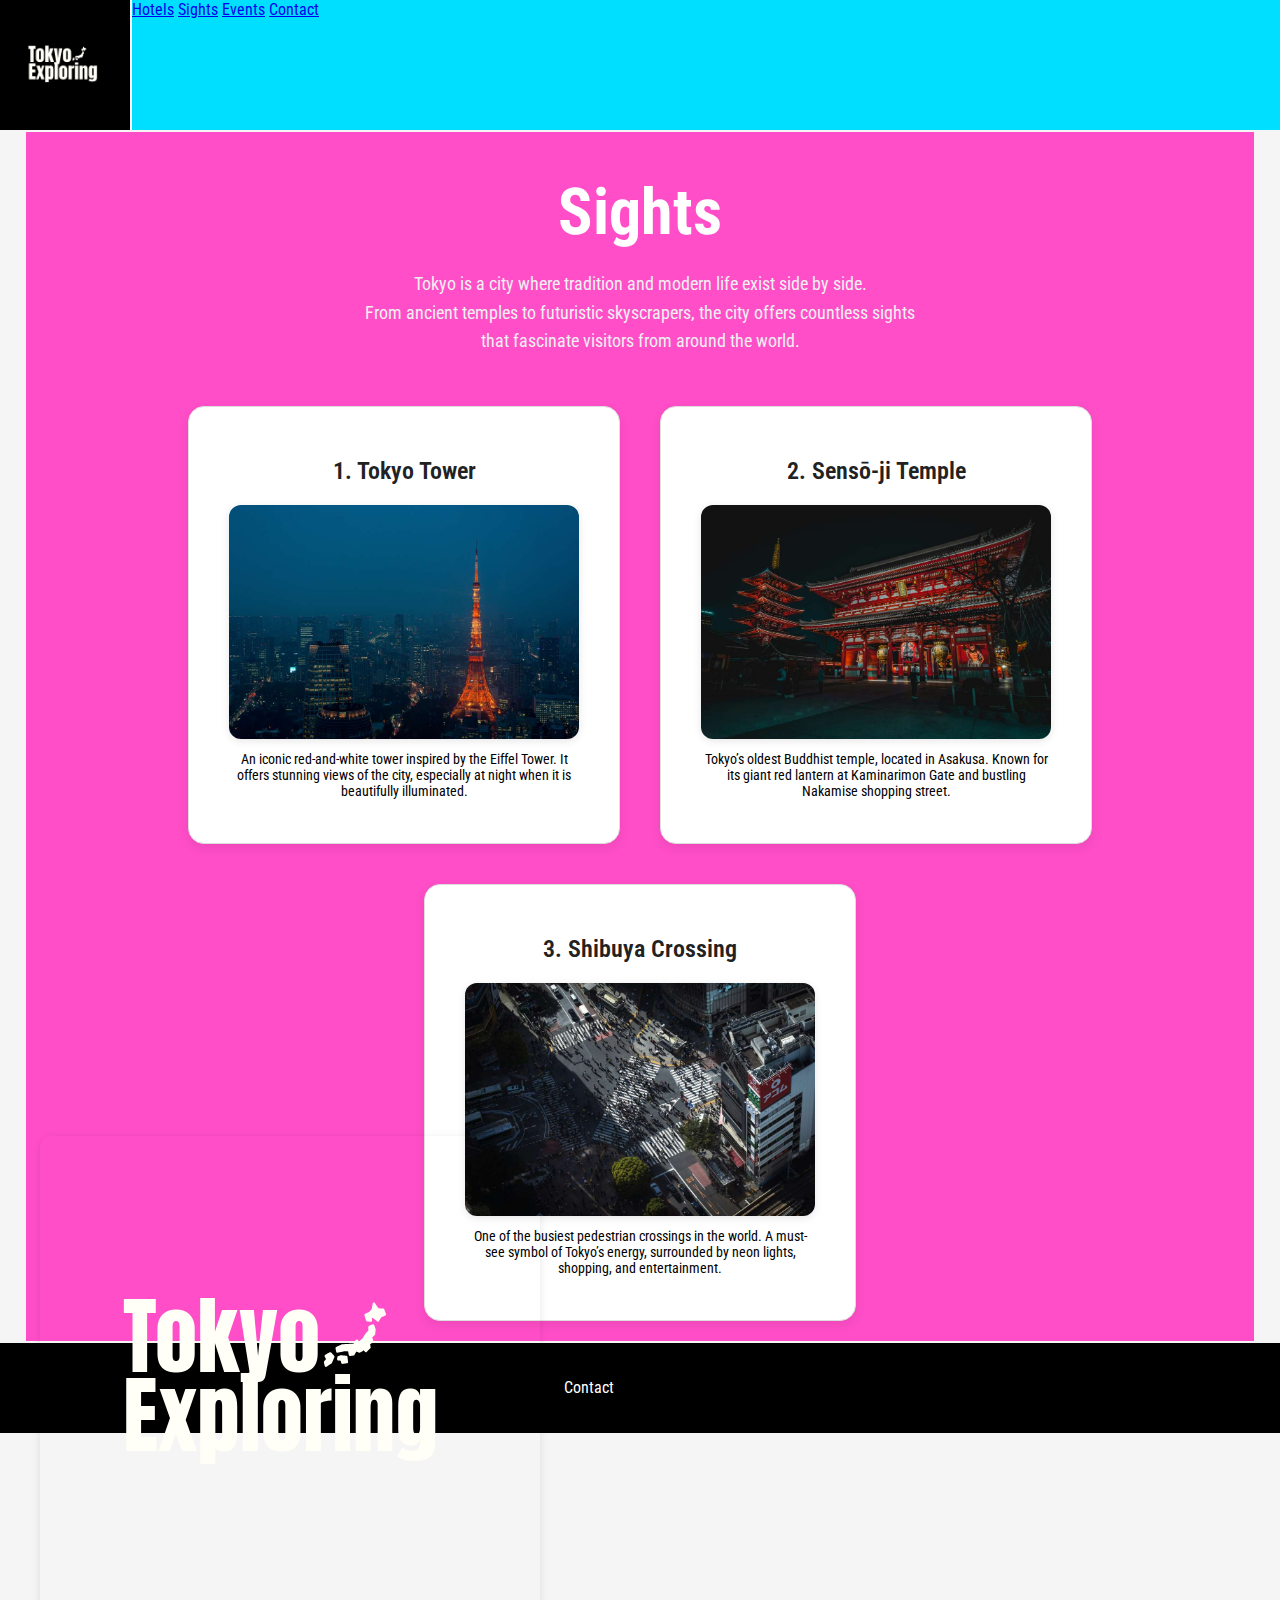
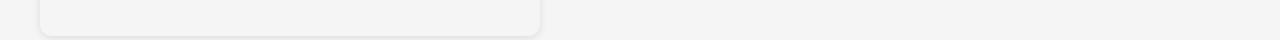
<file: sights.html>
<!DOCTYPE html>
<html lang="de">
  <head>
    <meta charset="UTF-8" />
    <meta name="viewport" content="width=device-width, initial-scale=1.0" />
    <link rel="stylesheet" href="styles.css" />
    <link rel="stylesheet" href="styleunterseiten.css" />
    <link rel="preconnect" href="https://fonts.googleapis.com" />
    <link rel="preconnect" href="https://fonts.gstatic.com" crossorigin />
    <link
      href="https://fonts.googleapis.com/css2?family=Roboto+Condensed:ital,wght@0,100..900;1,100..900&display=swap"
      rel="stylesheet"
    />
    <title>Sights</title>
  </head>
  <body>
    <div class="container">
      <header class="header">
        <a href="index.html"><img
          class="logo"
          src="Bilder/Tokyo Exploring_transparent-.png"
          alt="Logo_Tokyo-Exploring"
        /> </a>
      </header>
      <nav class="nav">
        <a class="navlink" href="index.html#hotelsmenu">Hotels</a>
        <a class="navlink" href="sights.html">Sights</a>
        <a class="navlink" href="index.html#streetfoodmenu">Events</a>
        <a class="navlink" href="#footerkontakt">Contact</a>
      </nav>
      <main class="main">
        <h1 class="titelUnterseite">Sights</h1>
        <p class="beschreibungSeite">
          Tokyo is a city where tradition and modern life exist side by side. <br>
          From ancient temples to futuristic skyscrapers, the city offers countless sights <br>
          that fascinate visitors from around the world.           
        </p>
        <div class="articles-container">
          <article class="article">
            <h2 class="titelArtikel">1. Tokyo Tower</h2>
            <img 
              class="tokyoTowerBild"
              src="/Bilder/tokyo_towershort.jpg"
              alt="The Tokyo Tower at daylight"
            />
            <p class="beschreibungBild">An iconic red-and-white tower inspired by the Eiffel Tower. It offers stunning views of the city, especially at night when it is beautifully illuminated.</p>
          </article>

          <article class="article">
            <h2 class="titelArtikel">2. Sensō-ji Temple</h2>
            <img src="/Bilder/sensjo_templeshort.jpg" alt="The Sensō-ji Temple at night" />
            <p class="beschreibungBild">Tokyo’s oldest Buddhist temple, located in Asakusa. Known for its giant red lantern at Kaminarimon Gate and bustling Nakamise shopping street.</p>
          </article>

          <article class="article">
            <h2 class="titelArtikel">3. Shibuya Crossing</h2>
            <img src="/Bilder/shibauya_crossingshort.jpg" alt="The Shibuya Crossing" />
            <p class="beschreibungBild">One of the busiest pedestrian crossings in the world. A must-see symbol of Tokyo’s energy, surrounded by neon lights, shopping, and entertainment.</p>
          </article>
        </div>
      </main>
      <footer class="footer">
        <a href="index.html"> <img
          class="logofooter"
          src="Bilder/Tokyo Exploring_transparent-.png"
          alt="Logo_Tokyo-Exploring"
        /> </a>
        <div id="footerkontakt">
          <p>Contact</p>
          <div class="footerkontakt-inner"></div>
        </div>
      </footer>
    </div>
  </body>
</html>
</file>
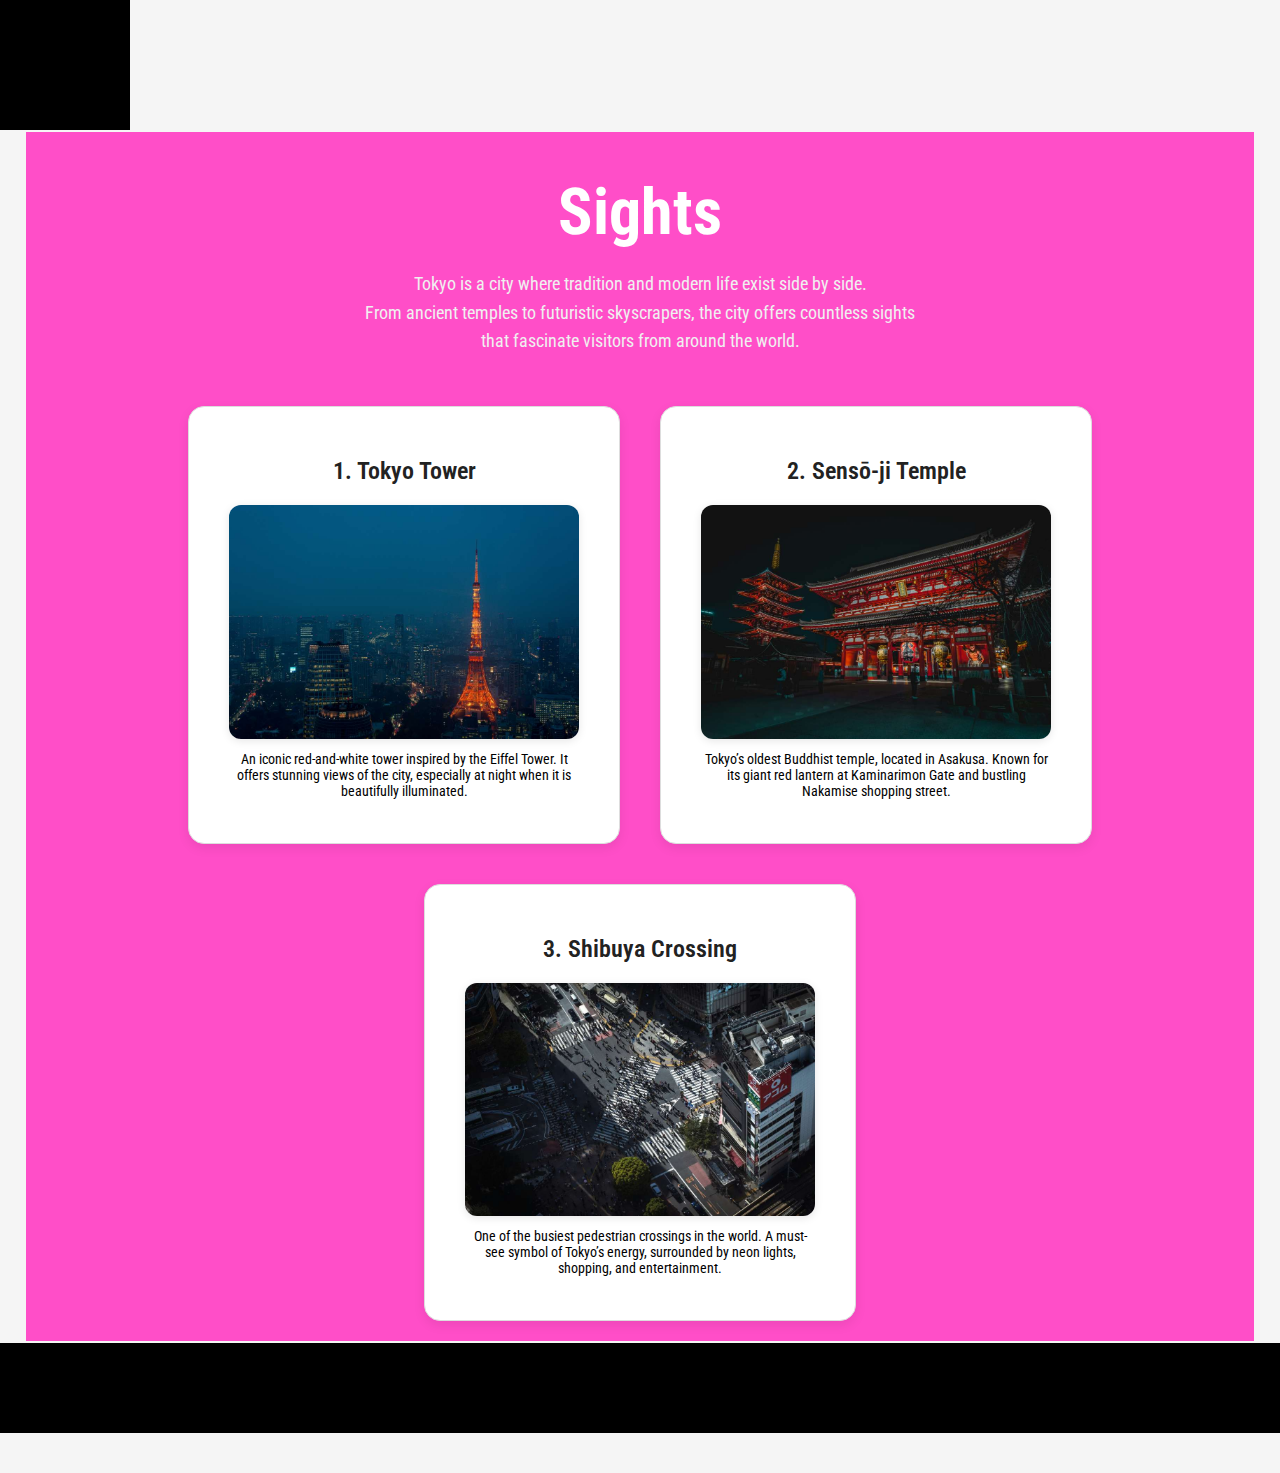
<file: vorlageunterseiten.html>
<!DOCTYPE html>
<html lang="de">
  <head>
    <meta charset="UTF-8" />
    <meta name="viewport" content="width=device-width, initial-scale=1.0" />
    <link rel="stylesheet" href="styles.css" />
    <link rel="stylesheet" href="styleunterseiten.css" />
    <link rel="preconnect" href="https://fonts.googleapis.com" />
    <link rel="preconnect" href="https://fonts.gstatic.com" crossorigin />
    <link
      href="https://fonts.googleapis.com/css2?family=Roboto+Condensed:ital,wght@0,100..900;1,100..900&display=swap"
      rel="stylesheet"
    />
    <title>Sights</title>
  </head>
  <body>
    <div class="container">
      <header class="header"></header>
      <nav nav></nav>
      <main class="main">
        <h1 class="titelUnterseite">Sights</h1>
        <p class="beschreibungSeite">
          Tokyo is a city where tradition and modern life exist side by side. <br>
          From ancient temples to futuristic skyscrapers, the city offers countless sights <br>
          that fascinate visitors from around the world.           
        </p>
        <div class="articles-container">
          <article class="article">
            <h2 class="titelArtikel">1. Tokyo Tower</h2>
            <img 
              class="tokyoTowerBild"
              src="/Bilder/tokyo_towershort.jpg"
              alt="The Tokyo Tower at daylight"
            />
            <p class="beschreibungBild">An iconic red-and-white tower inspired by the Eiffel Tower. It offers stunning views of the city, especially at night when it is beautifully illuminated.</p>
          </article>

          <article class="article">
            <h2 class="titelArtikel">2. Sensō-ji Temple</h2>
            <img src="/Bilder/sensjo_templeshort.jpg" alt="The Sensō-ji Temple at night" />
            <p class="beschreibungBild">Tokyo’s oldest Buddhist temple, located in Asakusa. Known for its giant red lantern at Kaminarimon Gate and bustling Nakamise shopping street.</p>
          </article>

          <article class="article">
            <h2 class="titelArtikel">3. Shibuya Crossing</h2>
            <img src="/Bilder/shibauya_crossingshort.jpg" alt="The Shibuya Crossing" />
            <p class="beschreibungBild">One of the busiest pedestrian crossings in the world. A must-see symbol of Tokyo’s energy, surrounded by neon lights, shopping, and entertainment.</p>
          </article>
        </div>
      </main>
      <footer class="footer">Footer</footer>
    </div>
  </body>
</html>
</file>
<file: styles.css>
body {
    margin: 0;
}

.container {
    display: grid;

    grid-gap: 2px;
    grid-template-columns: 130px auto;
    grid-template-rows: 130px auto 130px;
    grid-template-areas: "header nav"
                          "main main"
                          "footer footer";
}

.header {
    grid-area: header;
    background-color: black;
}

.nav {
    grid-area: nav;
    background-color: #00DFFF;
}

.main {
    grid-area: main;
    background-color: #FF4EC8;
    margin: 0 2%;
    min-height: 700px;
}

footer {
    grid-area: footer;
    background-color: black;
}

.logo {
    width: 110px;
    height: auto;
    margin: 10px;
}
</file>
<file: Tokyo/HTML&CSS/styles.css>
body {
    margin: 0;
}

.container {
    display: grid;

    grid-gap: 2px;
    grid-template-columns: 130px auto;
    grid-template-rows: 130px auto 130px;
    grid-template-areas: "header nav"
                          "main main"
                          "footer footer";
}

.header {
    grid-area: header;
    background-color: black;
}

.nav {
    grid-area: nav;
    background-color: #00DFFF;
}

.main {
    grid-area: main;
    background-color: #FF4EC8;
    margin: 0 2%;
    min-height: 700px;
}

footer {
    grid-area: footer;
    background-color: black;
}

.logo {
    width: 110px;
    height: auto;
    margin: 10px;
}
</file>
<file: styleunterseiten.css>
main {
  background-color: #823038;
}

body {
  margin: 0;
  font-family: "Roboto Condensed", sans-serif;
  background-color: #f5f5f5; 
}

.articles-container {
  display: flex;
  justify-content: center;
  align-items: stretch; 
  gap: 40px;
  flex-wrap: wrap;
  padding: 20px;
}

.article {
  flex: 1 1 300px; 
  display: flex;
  flex-direction: column; 
  justify-content: space-between;
  padding: 30px 40px;

  background-color: #fff;
  border: 1px solid #ddd;
  border-radius: 16px;
  box-shadow: 0 4px 12px rgba(0, 0, 0, 0.08);
  transition: transform 0.2s ease, box-shadow 0.2s ease;
  max-width: 350px;
}


.article:hover {
  transform: translateY(-5px);
  box-shadow: 0 8px 20px rgba(0, 0, 0, 0.12);
}

.titelUnterseite {
  font-family: "Roboto Condensed", sans-serif;
  font-size: 64px;
  font-weight: 700;
  text-align: center;
  margin-bottom: 20px;
  color: #ffffff;
}

.beschreibungSeite {
  font-family: "Roboto Condensed", sans-serif;
  font-size: 18px;
  text-align: center;
  margin-bottom: 30px;
  padding: 0 20px;
  color: #f0f0f0;
  line-height: 1.6;
}

.titelArtikel {
  font-family: "Roboto Condensed", sans-serif;
  font-size: 24px;
  font-weight: 600;
  text-align: center;
  margin-bottom: 20px;
  color: #222;
}

img {
  border-radius: 12px;
  border: none;
  max-width: 100%;
  height: auto;
  box-shadow: 0 2px 8px rgba(0, 0, 0, 0.1);
}

.beschreibungBild {
  font-family: "Roboto Condensed", sans-serif;
  font-size: 14px;
  text-align: center;
  margin-top: 12px;
  color: #000000;
}

.btn {
  margin-top: 15px;
  padding: 10px 20px;
  font-size: 16px;
  color: #fff;
  background-color: #823038;
  border: none;
  border-radius: 8px;
  cursor: pointer;
  transition: background-color 0.3s ease;
  text-decoration: none;
}

footer {
    grid-area: footer;
    background-color: black;
    height: 90px;
    display: flex;
    align-items: center;
    padding: 0 40px;
}

#footerkontakt {
    display: flex;
    flex-direction: column;
    justify-content: center;
    align-items: flex-start; 
    margin-left: 24px;
    color: white;
    height: 100%;
}
</file>
